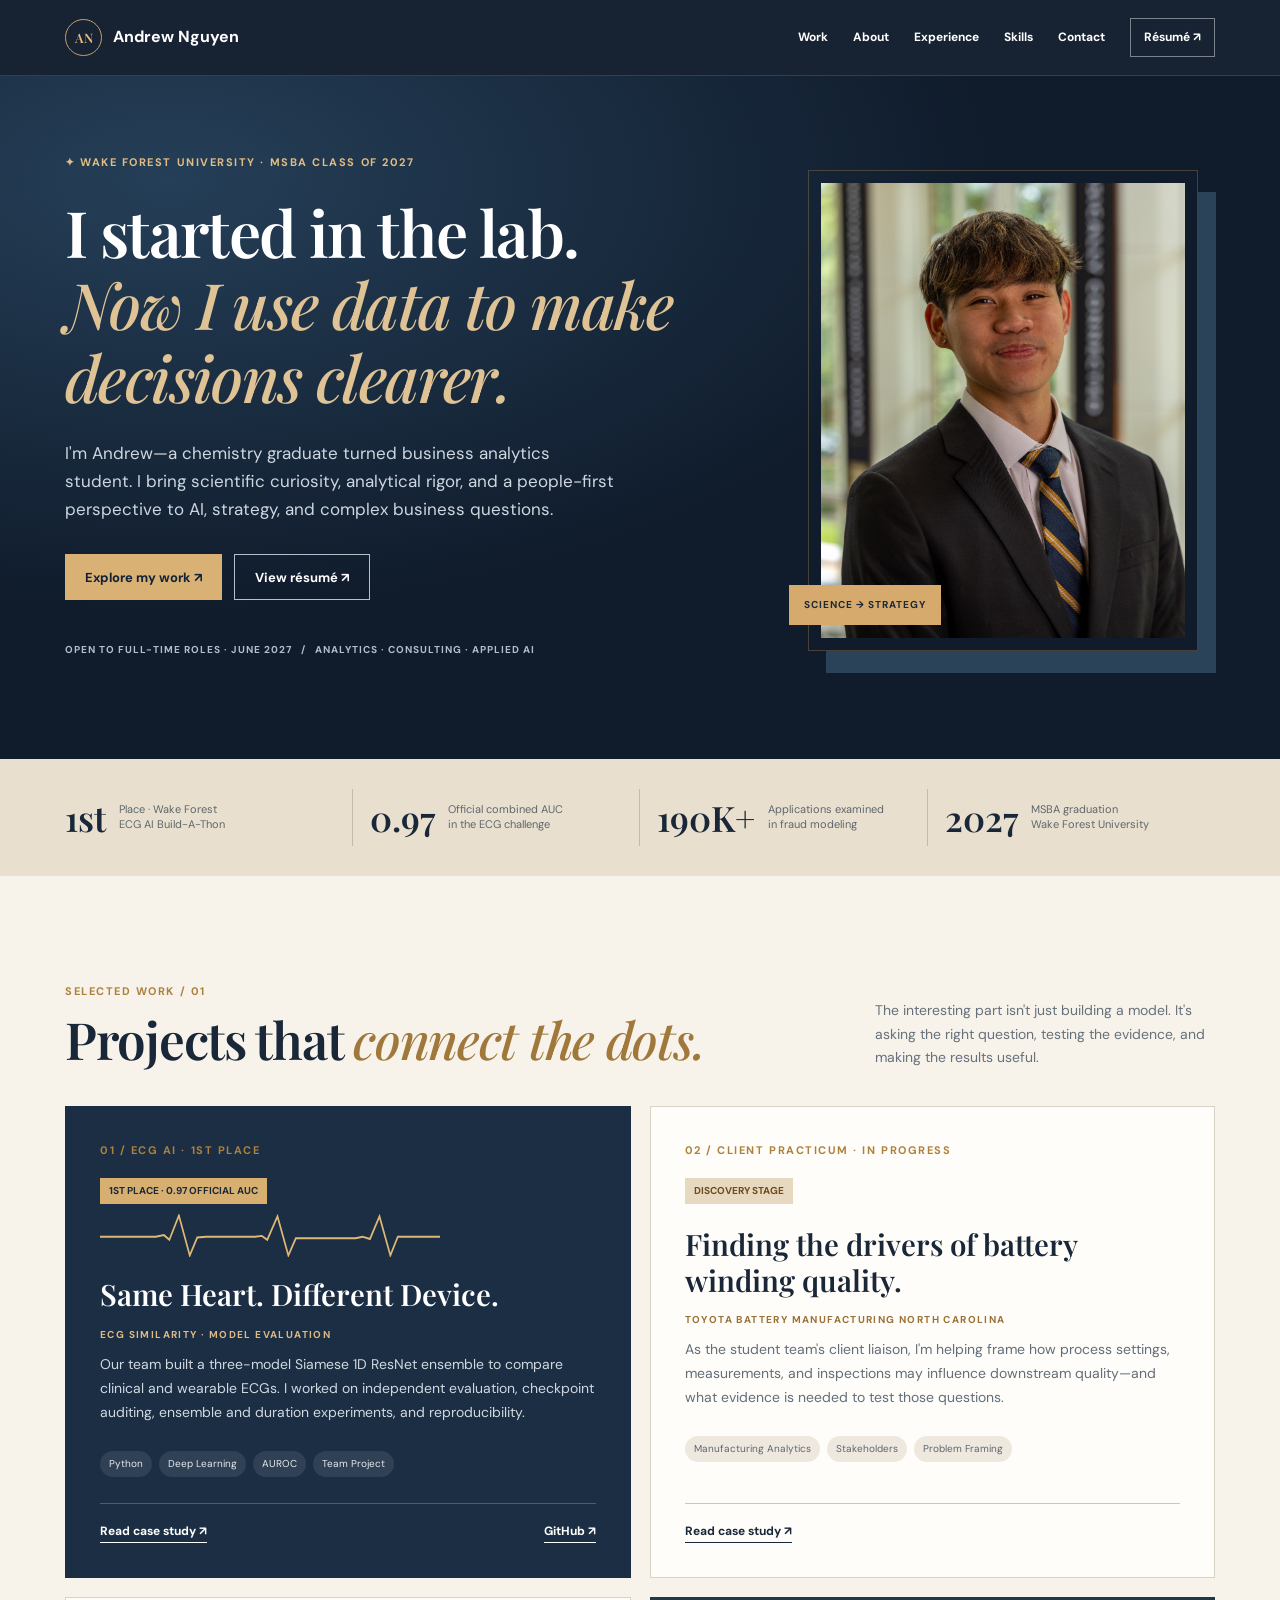
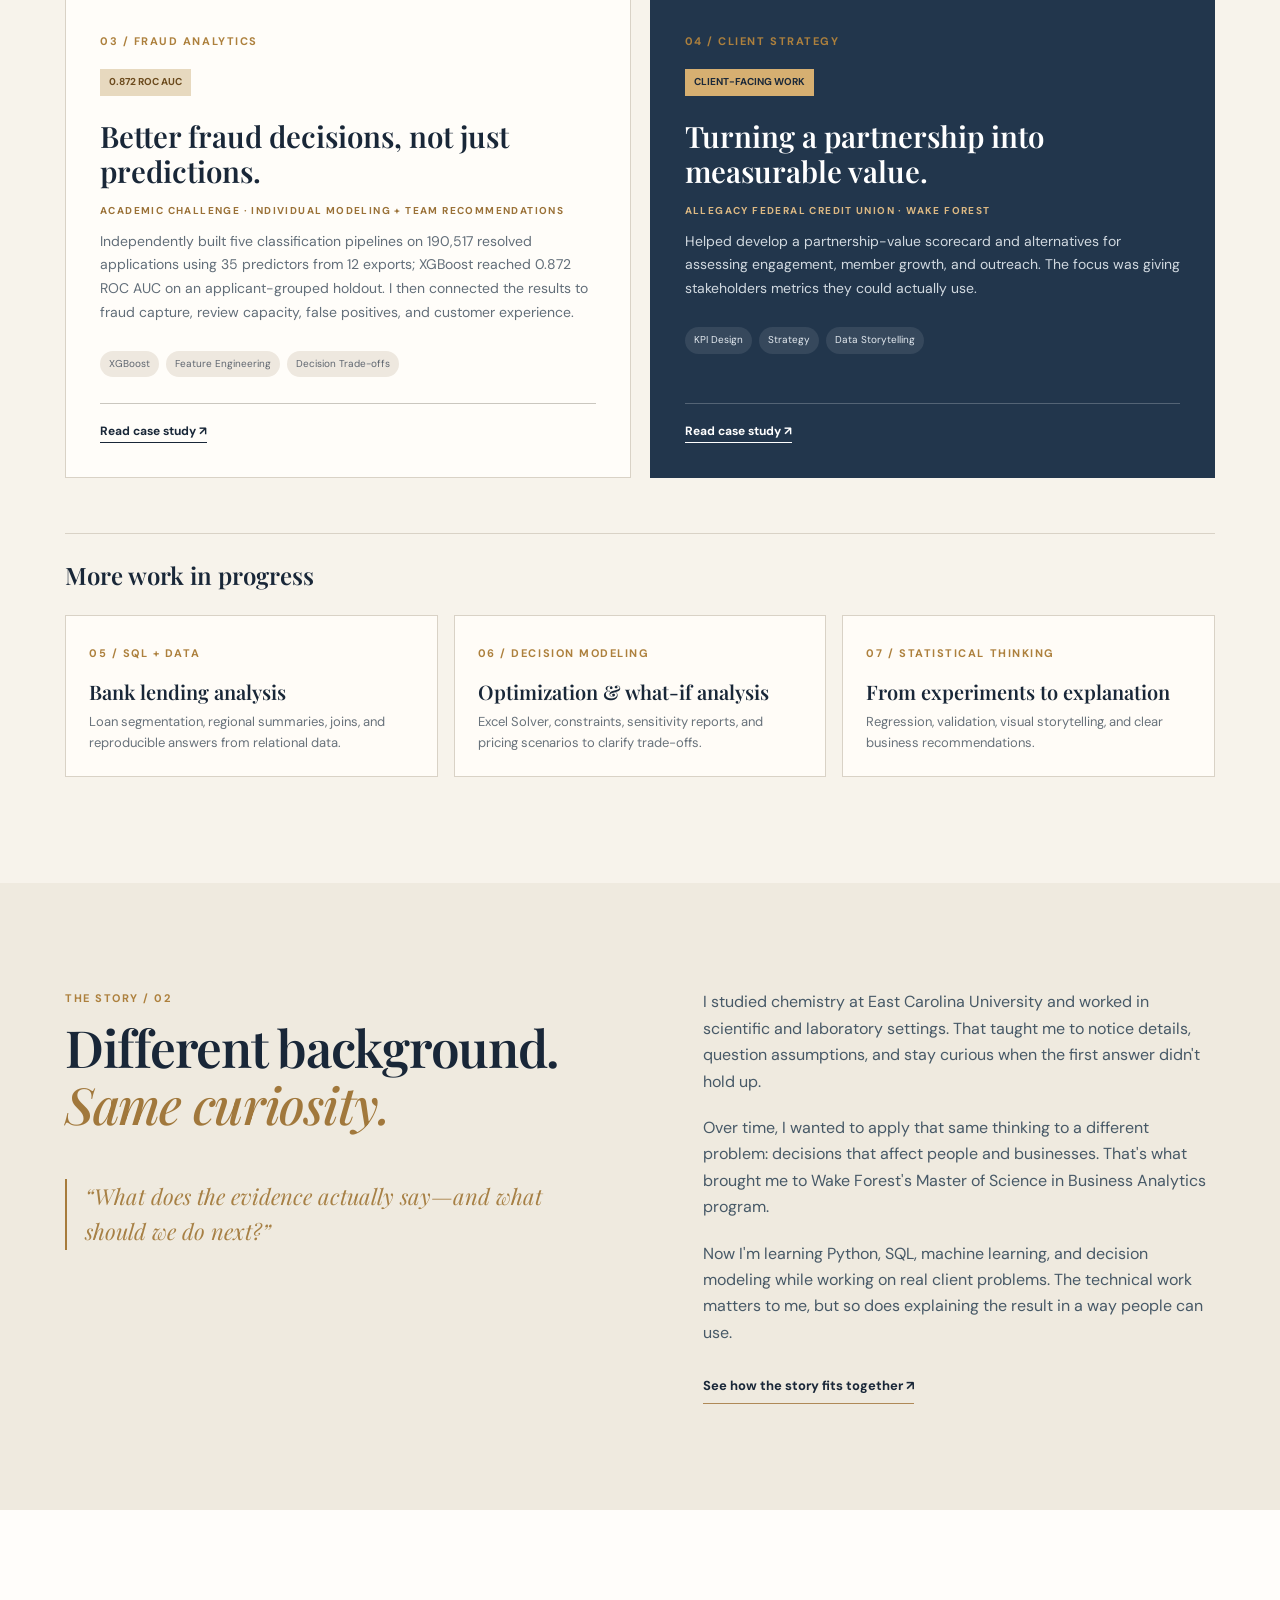
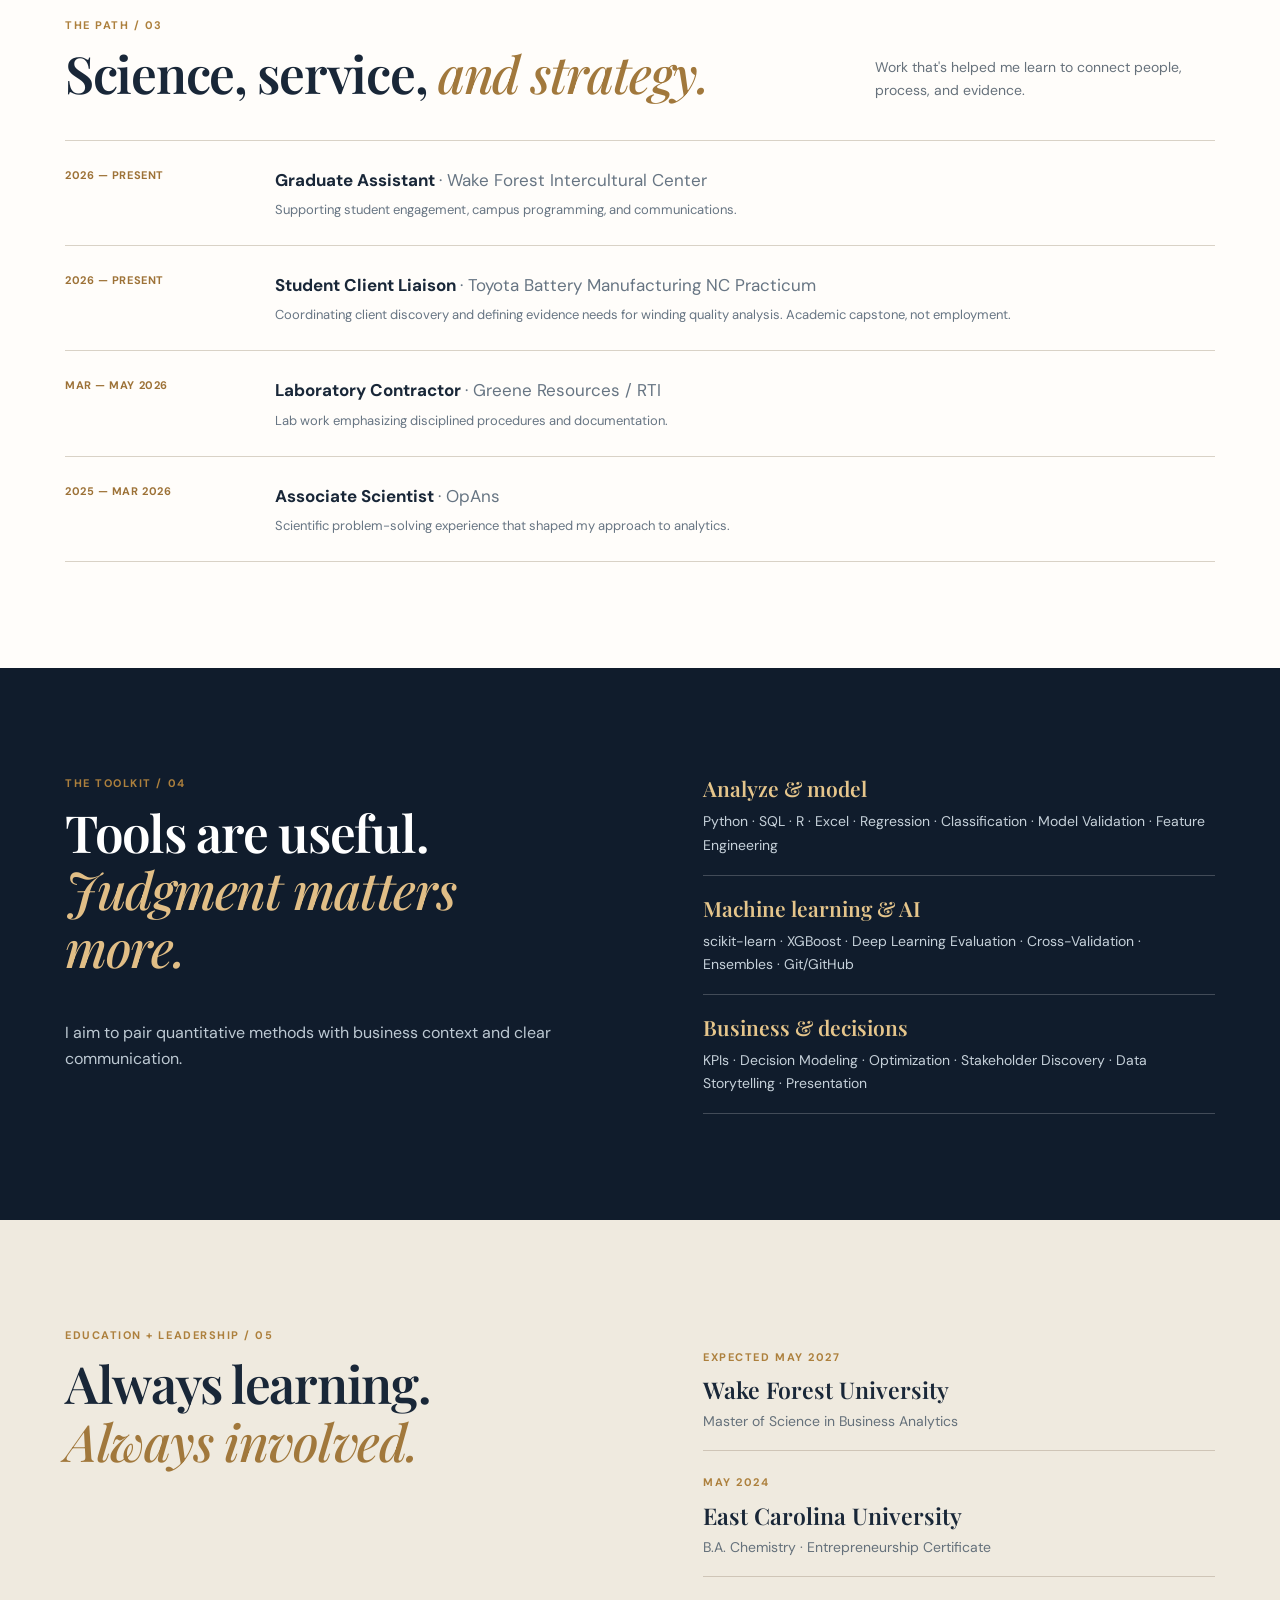
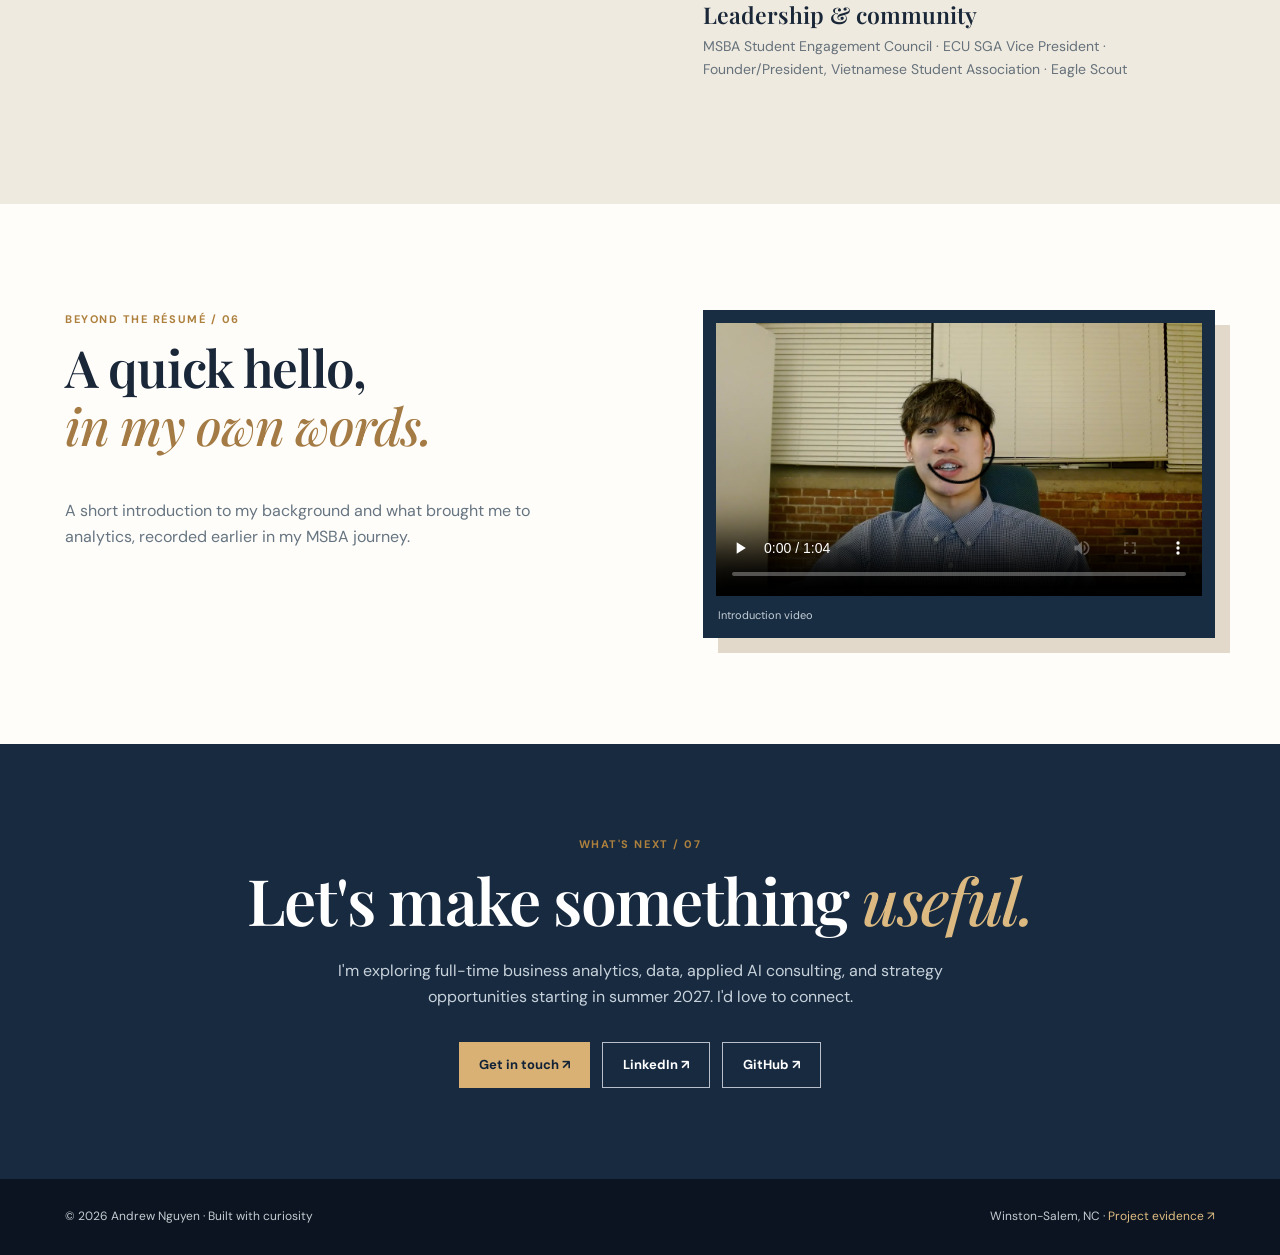
<file: index.html>
<!doctype html><html lang="en"><head><meta charset="utf-8"><meta name="viewport" content="width=device-width,initial-scale=1"><meta name="theme-color" content="#101c2c"><meta name="description" content="Andrew Nguyen, Wake Forest MSBA '27. A chemistry-to-analytics story featuring award-winning ECG AI, fraud modeling, and Toyota and Allegacy client projects."><meta property="og:title" content="Andrew Nguyen | Business Analytics & Applied AI"><meta property="og:description" content="Andrew Nguyen, Wake Forest MSBA '27. A chemistry-to-analytics story featuring award-winning ECG AI, fraud modeling, and Toyota and Allegacy client projects."><title>Andrew Nguyen | Business Analytics & Applied AI</title><link rel="preconnect" href="https://fonts.googleapis.com"><link href="https://fonts.googleapis.com/css2?family=DM+Sans:wght@400;500;600;700&family=Playfair+Display:wght@500;600;700&display=swap" rel="stylesheet"><link rel="stylesheet" href="styles.css?v=20261116"><script defer src="assets/vendor/hls-1.7.0.min.js"></script><script defer src="script.js?v=20261116"></script></head><body id="top"><a class="skip" href="#main">Skip to content</a><header class="header"><div class="wrap header-in"><a class="brand" href="#top"><b>AN</b>Andrew Nguyen</a><button class="hamburger" aria-controls="nav" aria-expanded="false" aria-label="Open menu" id="menu"><i></i><i></i><i></i></button><nav id="nav" class="nav"><a href="#work">Work</a><a href="#about">About</a><a href="#experience">Experience</a><a href="#skills">Skills</a><a href="#contact">Contact</a><a class="nav-cta" href="resume.html">Résumé ↗</a></nav></div></header><main id="main">
<section class="hero"><div class="wrap hero-grid"><div><p class="eyebrow">✦ WAKE FOREST UNIVERSITY · MSBA CLASS OF 2027</p><h1>I started in the lab.<br><em>Now I use data to make decisions clearer.</em></h1><p class="hero-desc">I'm Andrew—a chemistry graduate turned business analytics student. I bring scientific curiosity, analytical rigor, and a people-first perspective to AI, strategy, and complex business questions.</p><div class="buttons"><a class="btn gold" href="#work">Explore my work ↗</a><a class="btn outline" href="resume.html">View résumé ↗</a></div><p class="hero-meta">OPEN TO FULL-TIME ROLES · JUNE 2027 &nbsp; / &nbsp; ANALYTICS · CONSULTING · APPLIED AI</p></div><div class="portrait"><img src="assets/andrew-nguyen-professional.jpg" alt="Professional portrait of Andrew Nguyen" fetchpriority="high"><span>SCIENCE → STRATEGY</span></div></div></section>
<div class="metrics"><div class="wrap metric-grid"><div><strong>1st</strong><span>Place · Wake Forest<br>ECG AI Build-A-Thon</span></div><div><strong>0.97</strong><span>Official combined AUC<br>in the ECG challenge</span></div><div><strong>190K+</strong><span>Applications examined<br>in fraud modeling</span></div><div><strong>2027</strong><span>MSBA graduation<br>Wake Forest University</span></div></div></div>
<section id="work" class="section"><div class="wrap"><div class="section-head"><div><p class="label">SELECTED WORK / 01</p><h2>Projects that <em>connect the dots.</em></h2></div><p>The interesting part isn't just building a model. It's asking the right question, testing the evidence, and making the results useful.</p></div><div class="cards"><article class="project featured"><span class="p-no">01 / ECG AI · 1ST PLACE</span><span class="p-badge">1ST PLACE · 0.97 OFFICIAL AUC</span><div class="ecg-line" aria-hidden="true"><svg viewBox="0 0 500 55" preserveAspectRatio="none"><path d="M0 29 H82 l12 -2 8 6 14 -31 16 51 11 -23 13 -1 h72 l10 -1 8 5 15 -30 16 50 11 -22 h88 l10 -2 11 3 14 -29 16 50 11 -24 H500" fill="none" stroke="currentColor" stroke-width="2.5"/></svg></div><h3>Same Heart. Different Device.</h3><p class="p-cat">ECG SIMILARITY · MODEL EVALUATION</p><p>Our team built a three-model Siamese 1D ResNet ensemble to compare clinical and wearable ECGs. I worked on independent evaluation, checkpoint auditing, ensemble and duration experiments, and reproducibility.</p><div class="tags"><span>Python</span><span>Deep Learning</span><span>AUROC</span><span>Team Project</span></div><div class="p-footer"><a href="project-evidence.html#ecg">Read case study ↗</a><a href="https://github.com/nguyenand18/andrew-nguyen-portfolio/blob/main/docs/ecg-ai-buildathon.md" target="_blank" rel="noopener noreferrer">GitHub ↗</a></div></article><article class="project light"><span class="p-no">02 / CLIENT PRACTICUM · IN PROGRESS</span><span class="p-badge">DISCOVERY STAGE</span><h3>Finding the drivers of battery winding quality.</h3><p class="p-cat">TOYOTA BATTERY MANUFACTURING NORTH CAROLINA</p><p>As the student team's client liaison, I'm helping frame how process settings, measurements, and inspections may influence downstream quality—and what evidence is needed to test those questions.</p><div class="tags"><span>Manufacturing Analytics</span><span>Stakeholders</span><span>Problem Framing</span></div><div class="p-footer"><a href="project-evidence.html#toyota">Read case study ↗</a></div></article><article class="project light"><span class="p-no">03 / FRAUD ANALYTICS</span><span class="p-badge">0.872 ROC AUC</span><h3>Better fraud decisions, not just predictions.</h3><p class="p-cat">ACADEMIC CHALLENGE · INDIVIDUAL MODELING + TEAM RECOMMENDATIONS</p><p>Independently built five classification pipelines on 190,517 resolved applications using 35 predictors from 12 exports; XGBoost reached 0.872 ROC AUC on an applicant-grouped holdout. I then connected the results to fraud capture, review capacity, false positives, and customer experience.</p><div class="tags"><span>XGBoost</span><span>Feature Engineering</span><span>Decision Trade-offs</span></div><div class="p-footer"><a href="project-evidence.html#fraud">Read case study ↗</a></div></article><article class="project dark"><span class="p-no">04 / CLIENT STRATEGY</span><span class="p-badge">CLIENT-FACING WORK</span><h3>Turning a partnership into measurable value.</h3><p class="p-cat">ALLEGACY FEDERAL CREDIT UNION · WAKE FOREST</p><p>Helped develop a partnership-value scorecard and alternatives for assessing engagement, member growth, and outreach. The focus was giving stakeholders metrics they could actually use.</p><div class="tags"><span>KPI Design</span><span>Strategy</span><span>Data Storytelling</span></div><div class="p-footer"><a href="project-evidence.html#allegacy">Read case study ↗</a></div></article></div><div class="more"><h3>More work in progress</h3><div class="more-grid"><article><small>05 / SQL + DATA</small><h4>Bank lending analysis</h4><p>Loan segmentation, regional summaries, joins, and reproducible answers from relational data.</p></article><article><small>06 / DECISION MODELING</small><h4>Optimization &amp; what-if analysis</h4><p>Excel Solver, constraints, sensitivity reports, and pricing scenarios to clarify trade-offs.</p></article><article><small>07 / STATISTICAL THINKING</small><h4>From experiments to explanation</h4><p>Regression, validation, visual storytelling, and clear business recommendations.</p></article></div></div></div></section>
<section id="about" class="section about"><div class="wrap two-col"><div><p class="label">THE STORY / 02</p><h2>Different background.<br><em>Same curiosity.</em></h2><blockquote>“What does the evidence actually say—and what should we do next?”</blockquote></div><div class="prose"><p>I studied chemistry at East Carolina University and worked in scientific and laboratory settings. That taught me to notice details, question assumptions, and stay curious when the first answer didn't hold up.</p><p>Over time, I wanted to apply that same thinking to a different problem: decisions that affect people and businesses. That's what brought me to Wake Forest's Master of Science in Business Analytics program.</p><p>Now I'm learning Python, SQL, machine learning, and decision modeling while working on real client problems. The technical work matters to me, but so does explaining the result in a way people can use.</p><a class="text-link" href="resume.html">See how the story fits together ↗</a></div></div></section>
<section id="experience" class="section experience"><div class="wrap"><div class="section-head"><div><p class="label">THE PATH / 03</p><h2>Science, service, <em>and strategy.</em></h2></div><p>Work that's helped me learn to connect people, process, and evidence.</p></div><div class="exp-list"><div><time>2026 — PRESENT</time><section><h3>Graduate Assistant <span>· Wake Forest Intercultural Center</span></h3><p>Supporting student engagement, campus programming, and communications.</p></section></div><div><time>2026 — PRESENT</time><section><h3>Student Client Liaison <span>· Toyota Battery Manufacturing NC Practicum</span></h3><p>Coordinating client discovery and defining evidence needs for winding quality analysis. Academic capstone, not employment.</p></section></div><div><time>MAR — MAY 2026</time><section><h3>Laboratory Contractor <span>· Greene Resources / RTI</span></h3><p>Lab work emphasizing disciplined procedures and documentation.</p></section></div><div><time>2025 — MAR 2026</time><section><h3>Associate Scientist <span>· OpAns</span></h3><p>Scientific problem-solving experience that shaped my approach to analytics.</p></section></div></div></div></section>
<section id="skills" class="section skills"><div class="wrap two-col"><div><p class="label">THE TOOLKIT / 04</p><h2>Tools are useful.<br><em>Judgment matters more.</em></h2><p>I aim to pair quantitative methods with business context and clear communication.</p></div><div class="skill-stack"><article><h3>Analyze &amp; model</h3><p>Python · SQL · R · Excel · Regression · Classification · Model Validation · Feature Engineering</p></article><article><h3>Machine learning &amp; AI</h3><p>scikit-learn · XGBoost · Deep Learning Evaluation · Cross-Validation · Ensembles · Git/GitHub</p></article><article><h3>Business &amp; decisions</h3><p>KPIs · Decision Modeling · Optimization · Stakeholder Discovery · Data Storytelling · Presentation</p></article></div></div></section>
<section class="section education"><div class="wrap two-col"><div><p class="label">EDUCATION + LEADERSHIP / 05</p><h2>Always learning.<br><em>Always involved.</em></h2></div><div class="education-stack"><article><small>EXPECTED MAY 2027</small><h3>Wake Forest University</h3><p>Master of Science in Business Analytics</p></article><article><small>MAY 2024</small><h3>East Carolina University</h3><p>B.A. Chemistry · Entrepreneurship Certificate</p></article><article><h3>Leadership &amp; community</h3><p>MSBA Student Engagement Council · ECU SGA Vice President · Founder/President, Vietnamese Student Association · Eagle Scout</p></article></div></div></section>
<section class="section video"><div class="wrap two-col"><div><p class="label">BEYOND THE RÉSUMÉ / 06</p><h2>A quick hello,<br><em>in my own words.</em></h2><p>A short introduction to my background and what brought me to analytics, recorded earlier in my MSBA journey.</p></div><div class="video-box"><video id="intro-video" preload="none" playsinline controls poster="assets/andrew-introduction-poster.jpg" aria-label="Andrew Nguyen introduction video"></video><small>Introduction video</small></div></div></section>
<section id="contact" class="contact"><div class="wrap"><p class="label">WHAT'S NEXT / 07</p><h2>Let's make something <em>useful.</em></h2><p>I'm exploring full-time business analytics, data, applied AI consulting, and strategy opportunities starting in summer 2027. I'd love to connect.</p><div class="buttons center"><a class="btn gold" href="mailto:nguyaj26@wfu.edu">Get in touch ↗</a><a class="btn outline" href="https://www.linkedin.com/in/andrew-nguyen-wfu" target="_blank" rel="noopener noreferrer">LinkedIn ↗</a><a class="btn outline" href="https://github.com/nguyenand18" target="_blank" rel="noopener noreferrer">GitHub ↗</a></div></div></section></main><footer><div class="wrap footer-in"><span>© <span id="year">2026</span> Andrew Nguyen · Built with curiosity</span><span>Winston-Salem, NC · <a href="project-evidence.html">Project evidence ↗</a></span></div></footer></body></html>
</file>
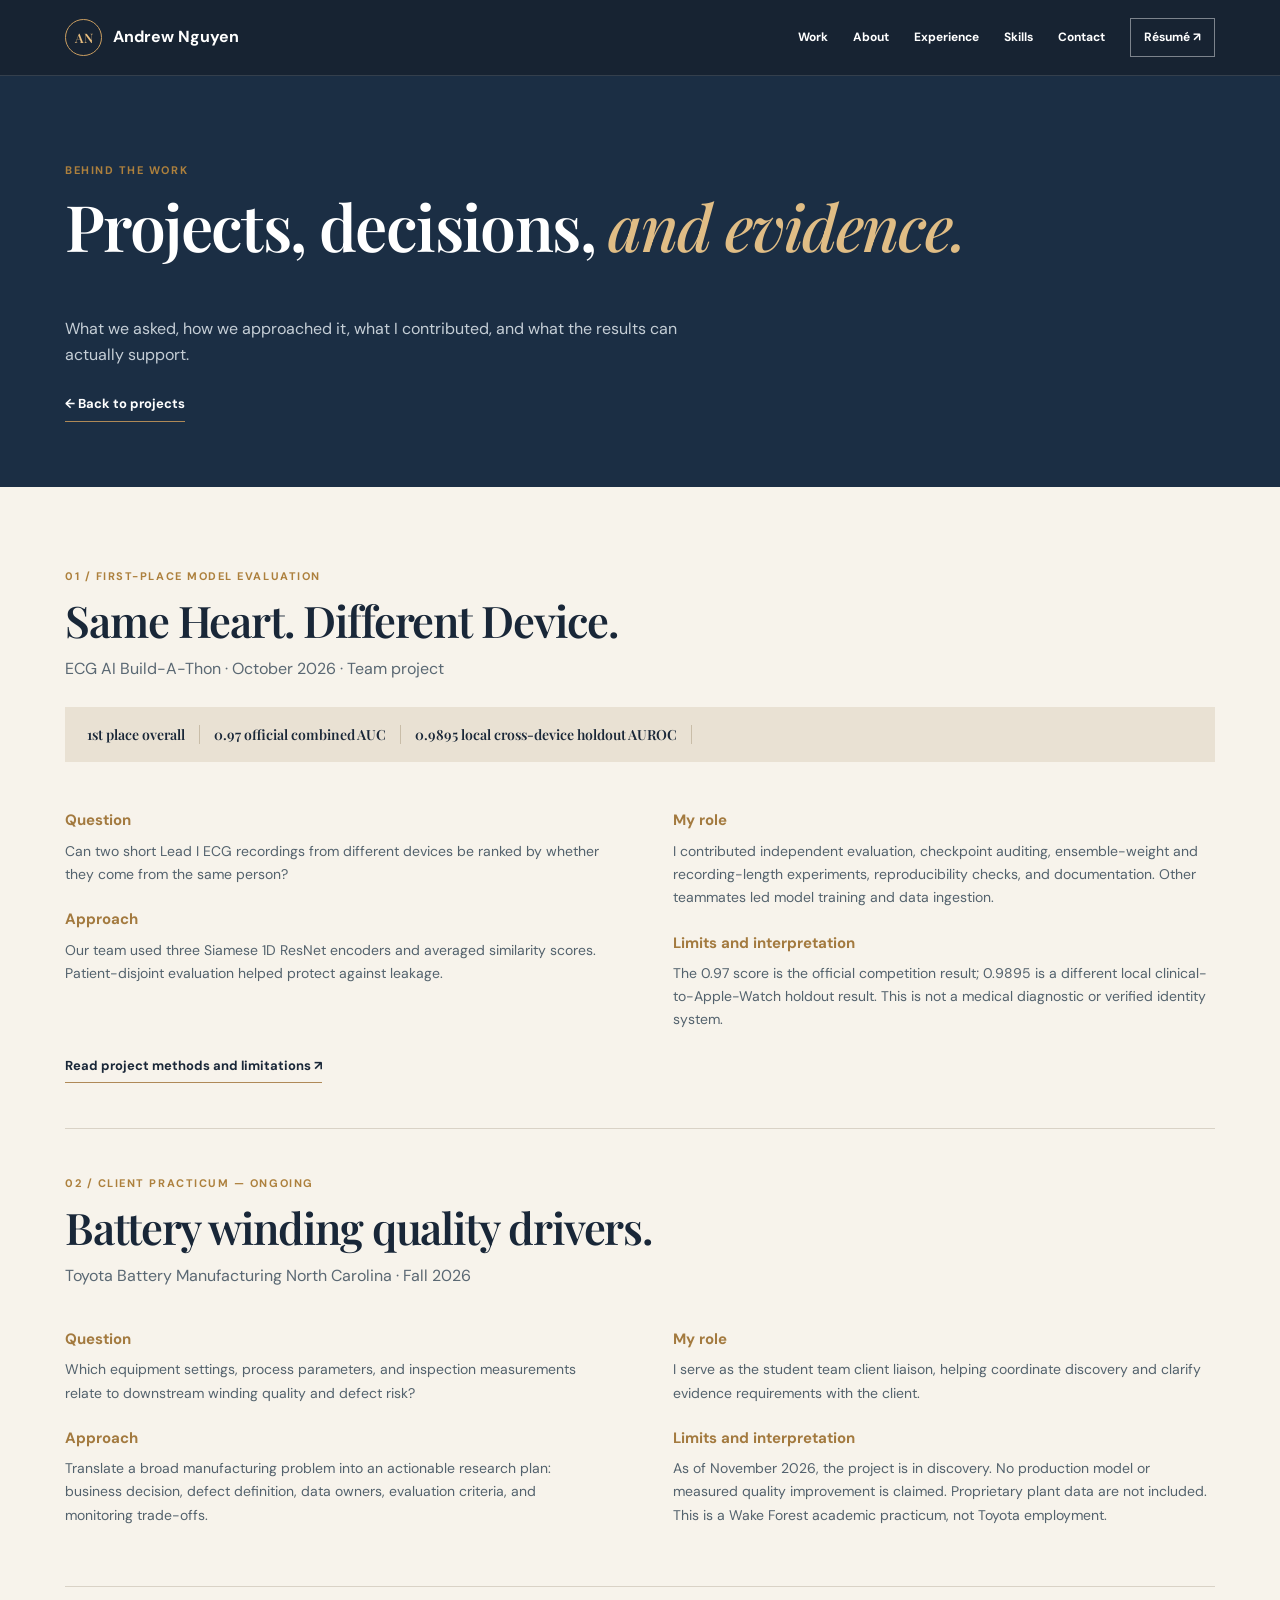
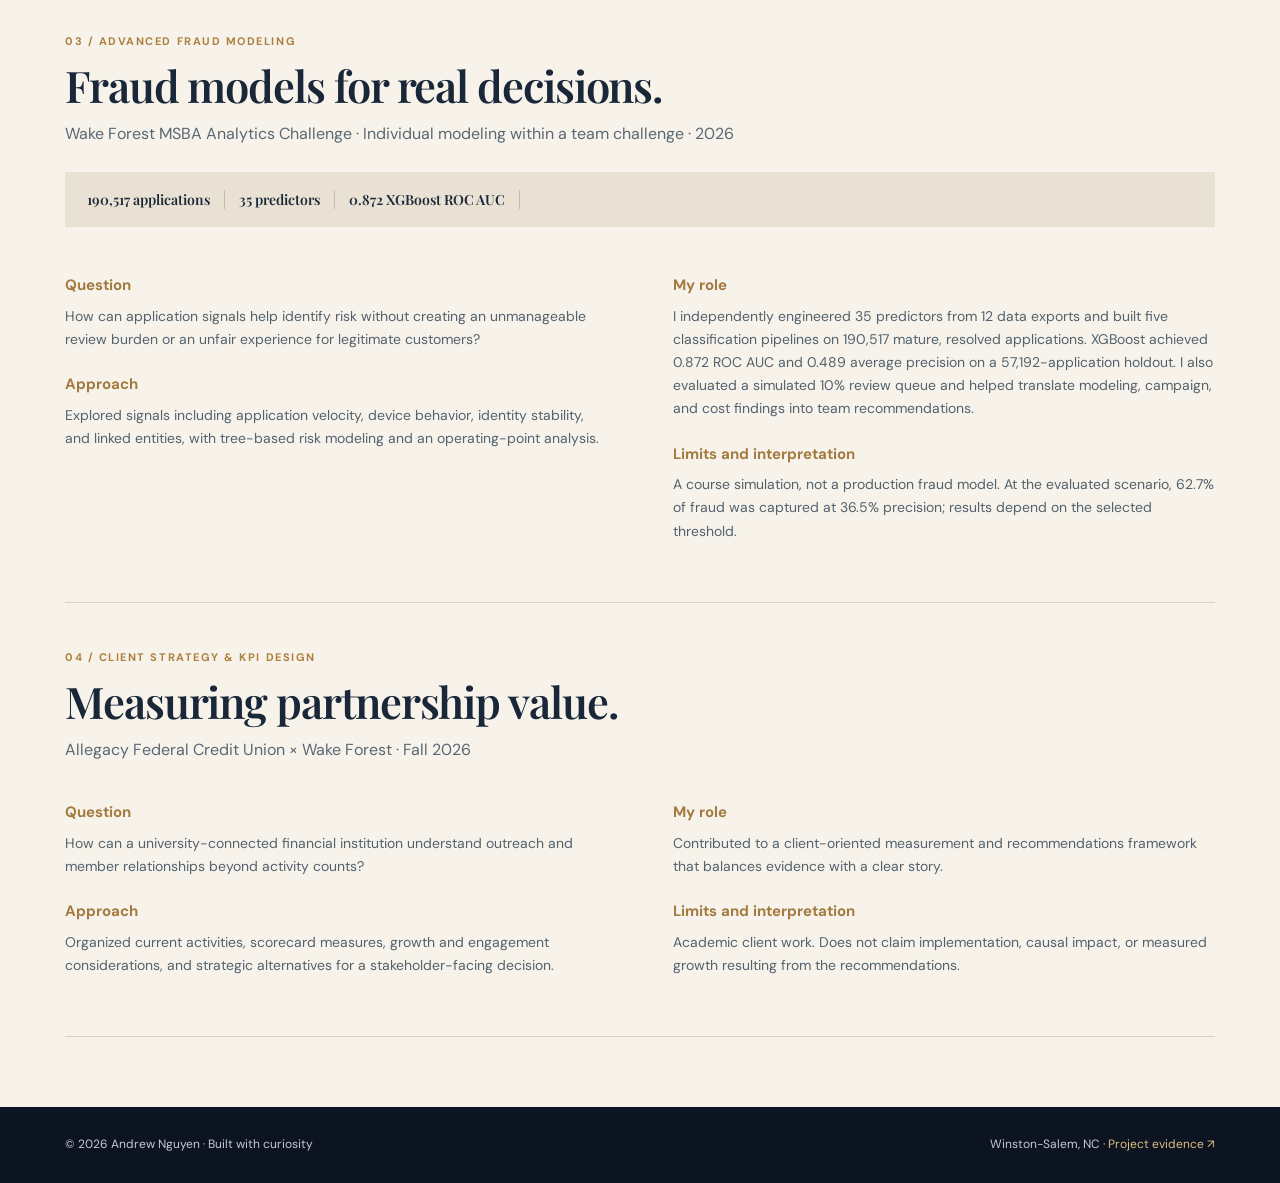
<file: project-evidence.html>
<!doctype html><html lang="en"><head><meta charset="utf-8"><meta name="viewport" content="width=device-width,initial-scale=1"><meta name="theme-color" content="#101c2c"><meta name="description" content="Project methods, outcomes, team contributions, and limitations behind Andrew Nguyen's analytics case studies."><meta property="og:title" content="Project Evidence | Andrew Nguyen"><meta property="og:description" content="Project methods, outcomes, team contributions, and limitations behind Andrew Nguyen's analytics case studies."><title>Project Evidence | Andrew Nguyen</title><link rel="preconnect" href="https://fonts.googleapis.com"><link href="https://fonts.googleapis.com/css2?family=DM+Sans:wght@400;500;600;700&family=Playfair+Display:wght@500;600;700&display=swap" rel="stylesheet"><link rel="stylesheet" href="styles.css?v=20261116"><script defer src="script.js?v=20261116"></script></head><body><a class="skip" href="#main">Skip to content</a><header class="header"><div class="wrap header-in"><a class="brand" href="index.html"><b>AN</b>Andrew Nguyen</a><button class="hamburger" aria-controls="nav" aria-expanded="false" aria-label="Open menu" id="menu"><i></i><i></i><i></i></button><nav id="nav" class="nav"><a href="index.html#work">Work</a><a href="index.html#about">About</a><a href="index.html#experience">Experience</a><a href="index.html#skills">Skills</a><a href="index.html#contact">Contact</a><a class="nav-cta" href="resume.html">Résumé ↗</a></nav></div></header><main id="main"><section class="subhero"><div class="wrap"><p class="label">BEHIND THE WORK</p><h1>Projects, decisions, <em>and evidence.</em></h1><p>What we asked, how we approached it, what I contributed, and what the results can actually support.</p><a class="text-link" href="index.html#work">← Back to projects</a></div></section><div class="wrap cases"><article class="case" id="ecg"><p class="label">01 / FIRST-PLACE MODEL EVALUATION</p><h2>Same Heart. Different Device.</h2><p class="case-intro">ECG AI Build-A-Thon · October 2026 · Team project</p><div class="facts"><span>1st place overall</span><span>0.97 official combined AUC</span><span>0.9895 local cross-device holdout AUROC</span></div><div class="case-grid"><div><h3>Question</h3><p>Can two short Lead I ECG recordings from different devices be ranked by whether they come from the same person?</p><h3>Approach</h3><p>Our team used three Siamese 1D ResNet encoders and averaged similarity scores. Patient-disjoint evaluation helped protect against leakage.</p></div><div><h3>My role</h3><p>I contributed independent evaluation, checkpoint auditing, ensemble-weight and recording-length experiments, reproducibility checks, and documentation. Other teammates led model training and data ingestion.</p><h3>Limits and interpretation</h3><p>The 0.97 score is the official competition result; 0.9895 is a different local clinical-to-Apple-Watch holdout result. This is not a medical diagnostic or verified identity system.</p></div></div><a class="text-link" href="https://github.com/nguyenand18/andrew-nguyen-portfolio/blob/main/docs/ecg-ai-buildathon.md" target="_blank" rel="noopener noreferrer">Read project methods and limitations ↗</a></article><article class="case" id="toyota"><p class="label">02 / CLIENT PRACTICUM — ONGOING</p><h2>Battery winding quality drivers.</h2><p class="case-intro">Toyota Battery Manufacturing North Carolina · Fall 2026</p><div class="case-grid"><div><h3>Question</h3><p>Which equipment settings, process parameters, and inspection measurements relate to downstream winding quality and defect risk?</p><h3>Approach</h3><p>Translate a broad manufacturing problem into an actionable research plan: business decision, defect definition, data owners, evaluation criteria, and monitoring trade-offs.</p></div><div><h3>My role</h3><p>I serve as the student team client liaison, helping coordinate discovery and clarify evidence requirements with the client.</p><h3>Limits and interpretation</h3><p>As of November 2026, the project is in discovery. No production model or measured quality improvement is claimed. Proprietary plant data are not included. This is a Wake Forest academic practicum, not Toyota employment.</p></div></div></article><article class="case" id="fraud"><p class="label">03 / ADVANCED FRAUD MODELING</p><h2>Fraud models for real decisions.</h2><p class="case-intro">Wake Forest MSBA Analytics Challenge · Individual modeling within a team challenge · 2026</p><div class="facts"><span>190,517 applications</span><span>35 predictors</span><span>0.872 XGBoost ROC AUC</span></div><div class="case-grid"><div><h3>Question</h3><p>How can application signals help identify risk without creating an unmanageable review burden or an unfair experience for legitimate customers?</p><h3>Approach</h3><p>Explored signals including application velocity, device behavior, identity stability, and linked entities, with tree-based risk modeling and an operating-point analysis.</p></div><div><h3>My role</h3><p>I independently engineered 35 predictors from 12 data exports and built five classification pipelines on 190,517 mature, resolved applications. XGBoost achieved 0.872 ROC AUC and 0.489 average precision on a 57,192-application holdout. I also evaluated a simulated 10% review queue and helped translate modeling, campaign, and cost findings into team recommendations.</p><h3>Limits and interpretation</h3><p>A course simulation, not a production fraud model. At the evaluated scenario, 62.7% of fraud was captured at 36.5% precision; results depend on the selected threshold.</p></div></div></article><article class="case" id="allegacy"><p class="label">04 / CLIENT STRATEGY & KPI DESIGN</p><h2>Measuring partnership value.</h2><p class="case-intro">Allegacy Federal Credit Union × Wake Forest · Fall 2026</p><div class="case-grid"><div><h3>Question</h3><p>How can a university-connected financial institution understand outreach and member relationships beyond activity counts?</p><h3>Approach</h3><p>Organized current activities, scorecard measures, growth and engagement considerations, and strategic alternatives for a stakeholder-facing decision.</p></div><div><h3>My role</h3><p>Contributed to a client-oriented measurement and recommendations framework that balances evidence with a clear story.</p><h3>Limits and interpretation</h3><p>Academic client work. Does not claim implementation, causal impact, or measured growth resulting from the recommendations.</p></div></div></article></div></main><footer><div class="wrap footer-in"><span>© <span id="year">2026</span> Andrew Nguyen · Built with curiosity</span><span>Winston-Salem, NC · <a href="project-evidence.html">Project evidence ↗</a></span></div></footer></body></html>
</file>
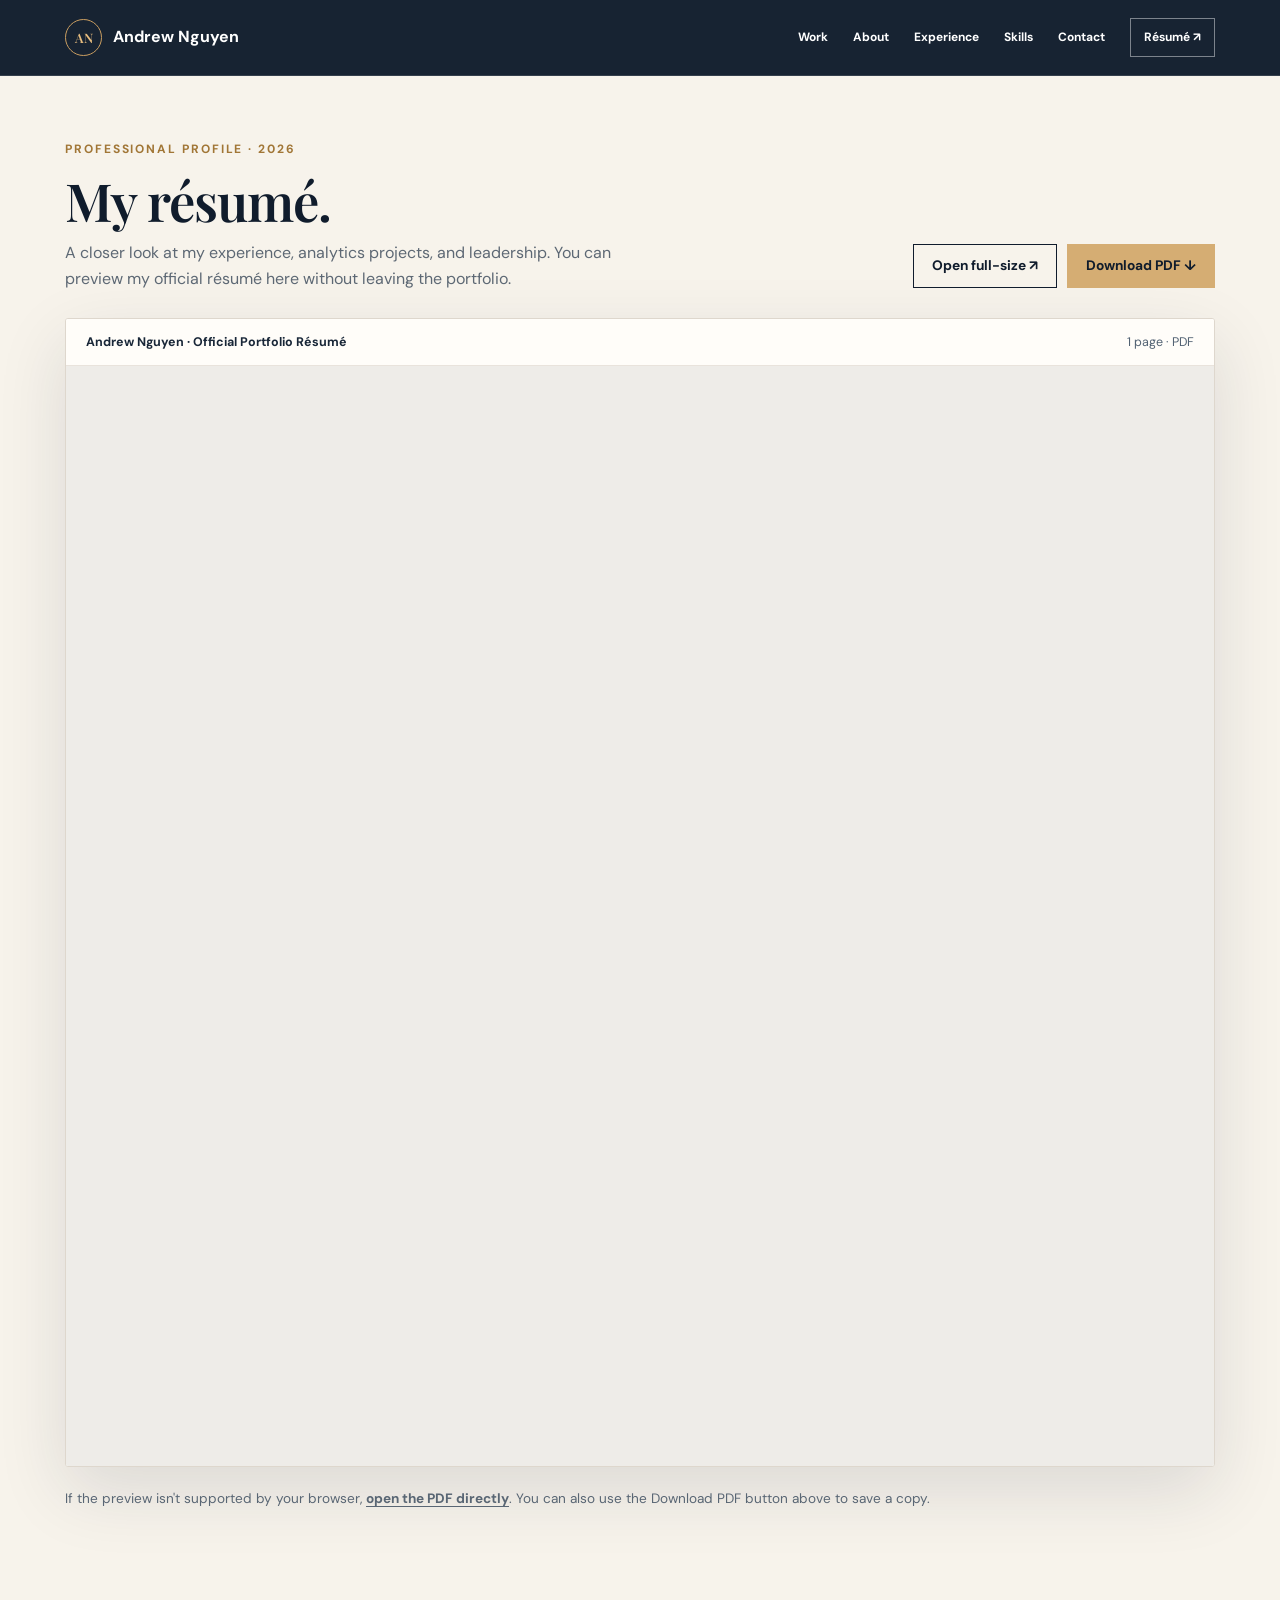
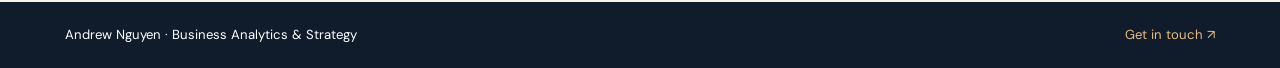
<file: resume.html>
<!doctype html>
<html lang="en">
<head>
  <meta charset="utf-8">
  <meta name="viewport" content="width=device-width, initial-scale=1">
  <meta name="theme-color" content="#101c2c">
  <meta name="description" content="Preview and download Andrew Nguyen's official business analytics portfolio résumé.">
  <title>Résumé | Andrew Nguyen</title>
  <link rel="preconnect" href="https://fonts.googleapis.com">
  <link href="https://fonts.googleapis.com/css2?family=DM+Sans:wght@400;500;600;700&family=Playfair+Display:wght@500;600;700&display=swap" rel="stylesheet">
  <link rel="stylesheet" href="styles.css?v=20261116">
  <script defer src="script.js?v=20261116"></script>
  <style>
    .resume-site-main { background: #f7f3eb; min-height: calc(100vh - 76px); padding: clamp(34px,5vw,64px) 0 92px; }
    .resume-site-top { display: flex; justify-content: space-between; align-items: flex-end; gap: 22px; flex-wrap: wrap; margin-bottom: 26px; }
    .resume-site-kicker { color:#a17636; font-size: .75rem; text-transform:uppercase; letter-spacing:.16em; font-weight:700; margin:0 0 12px; }
    .resume-site-title { color:#101c2c; font-size:clamp(2.15rem,4.1vw,3.5rem); line-height:1.08; margin:0 0 12px; }
    .resume-site-subtitle { color:#5d6874; max-width:590px; margin:0; line-height:1.6; }
    .resume-site-actions { display:flex; flex-wrap:wrap; gap:10px; align-items:center; padding-bottom:4px; }
    .resume-site-action { display:inline-flex; justify-content:center; align-items:center; gap:8px; padding:12px 18px; border:1px solid #101c2c; font-size:.86rem; font-weight:700; line-height:1.25; text-align:center; transition: background .15s ease, color .15s ease; }
    .resume-site-action-primary { color:#101c2c; background:#d5ad73; border-color:#d5ad73; }
    .resume-site-action-primary:hover { background:#b78944; border-color:#b78944; color:#101c2c; }
    .resume-site-action-secondary { background:transparent; color:#101c2c; }
    .resume-site-action-secondary:hover { background:#101c2c; color:#fff; }
    .resume-site-paper { border:1px solid #ded7cd; background:#fff; box-shadow:0 24px 70px rgba(21,36,54,.12); overflow:hidden; border-radius:3px; }
    .resume-site-paper-bar { display:flex; justify-content:space-between; align-items:center; gap:16px; padding:13px 20px; border-bottom:1px solid #e9e3dc; background:#fffdf9; color:#526273; font-size:.78rem; }
    .resume-site-paper-bar strong { font-weight:700; color:#192738; }
    .resume-site-embed { display:block; width:100%; height:1100px; border:0; background:#eeece8; }
    .resume-site-bottom { margin:20px 0 0; color:#596674; font-size:.85rem; line-height:1.7; }
    .resume-site-bottom a { text-decoration:underline; text-underline-offset:3px; font-weight:700; }
    .resume-site-foot { background:#101c2c; color:#fff; padding:22px 0; font-size:.82rem; }
    .resume-site-foot .wrap { display:flex; justify-content:space-between; align-items:center; gap:16px; flex-wrap:wrap; }
    .resume-site-foot a { color:#e7bd7f; }
    @media (max-width:760px) {
      .resume-site-main { padding-top:30px; padding-bottom:44px; }
      .resume-site-top { display:block; }
      .resume-site-actions { margin-top:20px; }
      .resume-site-action { flex:1 1 145px; }
      .resume-site-paper-bar { padding:12px 14px; font-size:.74rem; }
      .resume-site-embed { height: min(84vh, 820px); min-height:570px; }
    }
  </style>
</head>
<body id="top">
  <a class="skip" href="#main">Skip to main content</a>
  <header class="header">
    <div class="wrap header-in">
      <a class="brand" href="index.html#top" aria-label="Andrew Nguyen — home"><b>AN</b>Andrew Nguyen</a>
      <button class="hamburger" aria-controls="nav" aria-expanded="false" aria-label="Open menu" id="menu"><i></i><i></i><i></i></button>
      <nav id="nav" class="nav" aria-label="Main navigation">
        <a href="index.html#work">Work</a>
        <a href="index.html#about">About</a>
        <a href="index.html#experience">Experience</a>
        <a href="index.html#skills">Skills</a>
        <a href="index.html#contact">Contact</a>
        <a class="nav-cta" href="resume.html" aria-current="page">Résumé ↗</a>
      </nav>
    </div>
  </header>
  <main id="main" class="resume-site-main">
    <div class="wrap">
      <div class="resume-site-top">
        <div>
          <p class="resume-site-kicker">Professional profile · 2026</p>
          <h1 class="resume-site-title">My résumé.</h1>
          <p class="resume-site-subtitle">A closer look at my experience, analytics projects, and leadership. You can preview my official résumé here without leaving the portfolio.</p>
        </div>
        <div class="resume-site-actions" aria-label="Résumé actions">
          <a class="resume-site-action resume-site-action-secondary" href="assets/Andrew_Nguyen_Resume.pdf" target="_blank" rel="noopener noreferrer">Open full-size ↗</a>
          <a class="resume-site-action resume-site-action-primary" href="assets/Andrew_Nguyen_Resume.pdf" download="Andrew_Nguyen_Official_Portfolio_Resume.pdf">Download PDF ↓</a>
        </div>
      </div>
      <section class="resume-site-paper" aria-label="Official résumé preview">
        <div class="resume-site-paper-bar"><strong>Andrew Nguyen · Official Portfolio Résumé</strong><span>1 page · PDF</span></div>
        <iframe class="resume-site-embed" title="Preview of Andrew Nguyen's official portfolio résumé PDF" src="assets/Andrew_Nguyen_Resume.pdf#view=FitH&amp;navpanes=0">Your browser cannot display the PDF preview. <a href="assets/Andrew_Nguyen_Resume.pdf">Open the résumé</a>.</iframe>
      </section>
      <p class="resume-site-bottom">If the preview isn't supported by your browser, <a href="assets/Andrew_Nguyen_Resume.pdf" target="_blank" rel="noopener noreferrer">open the PDF directly</a>. You can also use the Download PDF button above to save a copy.</p>
    </div>
  </main>
  <footer class="resume-site-foot"><div class="wrap"><span>Andrew Nguyen · Business Analytics &amp; Strategy</span><a href="index.html#contact">Get in touch ↗</a></div></footer>
</body>
</html>
</file>
<file: styles.css>
:root{--n:#101c2c;--n2:#1b2e44;--g:#b78944;--c:#f7f3eb;--w:#fffdf9;--ink:#192738;--muted:#5d6874;--line:#d9d2c6;--sf:"Playfair Display",Georgia,serif;--ss:"DM Sans",Arial,sans-serif}*{box-sizing:border-box}html{scroll-behavior:smooth}body{margin:0;background:var(--c);color:var(--ink);font:16px/1.65 var(--ss)}a{color:inherit;text-decoration:none}a:hover{color:#bb9258}img{display:block;max-width:100%}h1,h2,h3,h4,p{margin-top:0}h1,h2{font-family:var(--sf);font-weight:600;line-height:1.13;letter-spacing:-.025em}h1 em,h2 em{font-weight:500}h2{font-size:clamp(2.3rem,4vw,4rem)}.wrap{width:min(1150px,calc(100% - 46px));margin:auto}.skip{position:absolute;left:10px;top:-80px;background:white;color:black;padding:10px;z-index:200}.skip:focus{top:10px}.header{position:sticky;top:0;height:76px;background:#101c2cf7;color:white;z-index:99;border-bottom:1px solid #ffffff20;backdrop-filter:blur(12px)}.header-in{height:100%;display:flex;align-items:center;justify-content:space-between}.brand{display:flex;align-items:center;gap:11px;font-weight:700}.brand b{width:37px;height:37px;border:1px solid #c99d60;color:#e7bd7f;border-radius:50%;display:grid;place-items:center;font:600 13px var(--sf)}.nav{display:flex;align-items:center;gap:25px;font-weight:700;font-size:12px}.nav-cta{border:1px solid #ffffff70;padding:9px 13px}.hamburger{display:none}.hero{background:radial-gradient(ellipse at 13% 15%,#253f58,transparent 52%),var(--n);color:#fff}.hero-grid{display:grid;grid-template-columns:1.25fr .78fr;gap:8%;align-items:center;min-height:635px;padding:77px 0 90px}.eyebrow,.label,.p-no,.p-cat,.education small,.more small{color:#ad803d;font-size:11px;font-weight:700;letter-spacing:.14em;text-transform:uppercase}.eyebrow{color:#e1bd85;margin-bottom:25px}.hero h1{font-size:clamp(2.8rem,5vw,4.85rem);max-width:720px;margin-bottom:26px}.hero h1 em{color:#dfc395}.hero-desc{color:#ced7e0;font-size:17px;max-width:550px}.hero-meta{margin-top:42px;color:#b1becb;font-size:10px;letter-spacing:.1em;font-weight:700}.buttons{display:flex;gap:12px;flex-wrap:wrap;margin-top:31px}.btn{display:inline-flex;justify-content:center;align-items:center;min-height:46px;padding:11px 20px;font-weight:700;font-size:13px;border:0;cursor:pointer}.btn.gold{background:#d9b174;color:#112237}.btn.gold:hover{background:#eace9c;color:#112237}.btn.outline{border:1px solid #b8bfcb;color:white}.btn.outline:hover{border-color:#e4bd80;color:#e4bd80}.portrait{position:relative;padding:12px;border:1px solid #af895358;box-shadow:18px 22px 0 #2b4359;max-width:390px}.portrait img{width:100%;aspect-ratio:4/5;object-fit:cover;object-position:center 24%}.portrait span{position:absolute;bottom:25px;left:-20px;background:#d5aa6c;color:#1c2936;font-size:10px;letter-spacing:.1em;font-weight:700;padding:12px 15px}.metrics{background:#e8dfcf}.metric-grid{display:grid;grid-template-columns:repeat(4,1fr);padding:30px 0}.metric-grid>div{padding:5px 17px;border-right:1px solid #c5bbac;display:flex;gap:13px;align-items:center}.metric-grid>div:first-child{padding-left:0}.metric-grid>div:last-child{border-right:0}.metric-grid strong{font:600 35px var(--sf)}.metric-grid span{font-size:11px;line-height:1.4;color:#5e676b}.section{padding:106px 0;scroll-margin-top:75px}.section-head{display:flex;justify-content:space-between;align-items:end;gap:35px;margin-bottom:37px}.section-head h2{max-width:690px;margin:0}.section-head>p{max-width:340px;color:#66717b;font-size:14px;margin:0}.section h2 em{color:#a1783c}.cards{display:grid;grid-template-columns:1fr 1fr;gap:19px}.project{min-height:433px;border:1px solid var(--line);background:var(--w);padding:34px;display:flex;flex-direction:column}.project.featured{background:var(--n2);color:white;border-color:var(--n2)}.project.dark{background:#22364c;color:#fff;border-color:#22364c}.p-no{display:block}.p-badge{align-self:flex-start;margin:19px 0 10px;background:#e7d9bf;color:#6c4b1e;padding:5px 9px;font-size:10px;font-weight:700}.featured .p-badge,.dark .p-badge{background:#d6af71;color:#1c2939}.project h3{font:600 clamp(24px,2.3vw,32px)/1.2 var(--sf);margin:12px 0}.project .p-cat{color:#9a7137;font-size:10px;margin:3px 0 10px}.featured .p-cat,.dark .p-cat{color:#ddb983}.project>p:not(.p-cat){font-size:14px;line-height:1.7;color:#626e79}.featured>p:not(.p-cat),.dark>p:not(.p-cat){color:#d1d9e0}.ecg-line{color:#dfb875;max-width:340px;height:43px;margin:0 0 7px}.ecg-line svg{width:100%;height:100%}.tags{display:flex;flex-wrap:wrap;gap:7px;margin:12px 0 26px}.tags span{background:#eee8df;border-radius:30px;color:#5f6670;padding:5px 9px;font-size:10px}.featured .tags span,.dark .tags span{background:#ffffff17;color:#e4eaf0}.p-footer{margin-top:auto;border-top:1px solid #cac7bf;padding-top:18px;display:flex;align-items:center;justify-content:space-between;gap:12px;font-weight:700;font-size:12px}.featured .p-footer,.dark .p-footer{border-color:#ffffff3a}.p-footer a{border-bottom:1px solid currentColor}.more{margin-top:55px;border-top:1px solid var(--line);padding-top:25px}.more h3{font:600 24px var(--sf)}.more-grid{display:grid;grid-template-columns:repeat(3,1fr);gap:16px}.more-grid article{background:#fffcf7;border:1px solid var(--line);padding:23px}.more-grid h4{font:600 20px var(--sf);margin:12px 0 6px}.more-grid p{font-size:13px;color:#68727b;margin:0}.about,.education{background:#efeadf}.two-col{display:grid;grid-template-columns:1fr 1fr;gap:11%}.two-col blockquote{font:italic 22px/1.6 var(--sf);color:#a78045;border-left:2px solid #a77c3c;margin:45px 0 0;padding-left:18px}.prose p{color:#475967;margin-bottom:20px}.text-link{font-size:13px;font-weight:700;border-bottom:1px solid #af8957;padding-bottom:6px;display:inline-block;margin-top:9px}.experience{background:#fffdfa}.exp-list{border-top:1px solid var(--line)}.exp-list>div{display:grid;grid-template-columns:190px 1fr;gap:20px;border-bottom:1px solid var(--line);padding:25px 0}.exp-list time{font-size:11px;letter-spacing:.05em;color:#9d7237;font-weight:700}.exp-list h3{font-size:17px;margin:0 0 5px}.exp-list h3 span{font-weight:400;color:#677583}.exp-list p{margin:0;font-size:13px;color:#677583}.skills{background:var(--n);color:white}.skills h2 em{color:#e1be86}.skills .two-col>div>p:last-child{color:#bdc9d3}.skill-stack article{border-bottom:1px solid #ffffff35;padding:18px 0}.skill-stack article:first-child{padding-top:0}.skill-stack h3{font:600 21px var(--sf);color:#e5c58b;margin:0 0 8px}.skill-stack p{color:#c6d1da;font-size:14px;margin:0}.education-stack article{padding:17px 0;border-bottom:1px solid #cfc5b7}.education-stack h3{font:600 23px var(--sf);margin:5px 0}.education-stack p{font-size:14px;color:#65717b;margin:0}.education-stack article:last-child{border:0}.video{background:#fffdfa}.video h2 em{color:#a47b44}.video .two-col>div>p:last-child{color:#667581}.video-box{background:#192d42;padding:13px;box-shadow:15px 15px 0 #e3d9cb}.video-box video{display:block;width:100%;aspect-ratio:16/9;object-fit:contain;background:#0c1928}.video-box small{color:#c4ced7;font-size:11px;display:block;margin:10px 2px 0}.contact{text-align:center;background:#172a40;color:white;padding:91px 0}.contact .wrap{max-width:790px}.contact h2{font-size:clamp(2.9rem,5vw,4.6rem);margin:10px 0 22px}.contact h2 em{color:#dbb981}.contact>div>p:not(.label){max-width:630px;margin:auto;color:#c8d2db}.buttons.center{justify-content:center}footer{background:#0b1420;color:#c5cbd2;font-size:12px}footer a{color:#e0bd82}.footer-in{min-height:76px;display:flex;justify-content:space-between;align-items:center;gap:15px}.subhero{padding:85px 0 65px;background:var(--n2);color:white}.subhero h1{font-size:clamp(2.8rem,5vw,4.5rem)}.subhero h1 em{color:#e0bd85}.subhero p:not(.label){color:#c5ced6;max-width:620px}.cases{padding:35px 0 70px}.case{border-bottom:1px solid var(--line);padding:45px 0;scroll-margin-top:80px}.case h2{font-size:clamp(2.2rem,3.4vw,3.3rem);margin:11px 0}.case-intro{color:#5a6873}.case-grid{display:grid;grid-template-columns:1fr 1fr;gap:65px}.case-grid h3{font-size:15px;color:#a37a3f;margin:21px 0 7px}.case-grid p{color:#53626d;font-size:14px}.facts{background:#e9e1d3;padding:18px 22px;display:flex;flex-wrap:wrap;gap:14px;margin:25px 0}.facts span{font:600 14px var(--sf);padding-right:14px;border-right:1px solid #c9bda8}.resume-main{background:#e7e5df;padding-bottom:40px}.resume-controls{display:flex;justify-content:space-between;align-items:center;padding:22px 0;font-size:12px;color:#53606c}.resume-sheet{max-width:850px;margin:0 auto;background:white;padding:42px 49px;box-shadow:0 6px 30px #0b14201c;font:13px/1.4 Arial,Helvetica,sans-serif}.resume-sheet h1{font:700 30px Arial}.resume-sheet h2{font:700 12px Arial;letter-spacing:1.5px;color:#956b32;border-bottom:1px solid #bfbfbf;margin:17px 0 7px;padding-bottom:4px}.resume-sheet h3{font:700 13px Arial;margin:10px 0 3px}.resume-sheet p{margin:5px 0}.resume-sheet ul{margin:5px 0;padding-left:17px}.resume-sheet li{margin:3px 0}.resume-role{font-weight:bold;color:#895e2b}.resume-contact{font-size:11px}.resume-date{float:right;font-weight:400;color:#485460;font-size:12px}@media(max-width:920px){.metric-grid>div{flex-direction:column;align-items:start}.hero-grid{gap:6%}}@media(max-width:720px){.wrap{width:calc(100% - 34px)}.header{height:66px}.hamburger{display:flex;flex-direction:column;gap:5px;background:transparent;border:1px solid #ffffff70;padding:9px;width:44px;cursor:pointer}.hamburger i{height:2px;background:white;width:100%}.nav{display:none;position:absolute;left:0;right:0;top:66px;background:var(--n);padding:22px;flex-direction:column;align-items:stretch;gap:14px}.nav.open{display:flex}.hero-grid{grid-template-columns:1fr;gap:55px;padding:70px 0 76px}.hero h1{font-size:clamp(2.65rem,9vw,4rem)}.portrait{max-width:340px;justify-self:center}.metric-grid{grid-template-columns:1fr 1fr}.metric-grid>div{padding:12px;border-right:0;border-bottom:1px solid #cbc2b6}.section{padding:72px 0}.section-head{display:block}.section-head>p{margin-top:20px}.cards,.two-col,.case-grid{grid-template-columns:1fr;gap:27px}.project{min-height:0;padding:27px}.more-grid{grid-template-columns:1fr}.exp-list>div{grid-template-columns:1fr;gap:3px}.contact{padding:80px 0}.footer-in{padding:20px 0;flex-direction:column;justify-content:center;text-align:center}.resume-sheet{padding:26px 22px}.resume-date{float:none;display:block}.resume-controls{gap:10px}.case{padding:36px 0}}@media print{@page{size:letter;margin:.42in}.header,.resume-controls,.skip{display:none!important}.resume-main{padding:0;background:white}.resume-sheet{padding:0;box-shadow:none;max-width:none;font-size:11px}.resume-sheet h1{font-size:24px}.resume-sheet h2{margin:11px 0 5px}.resume-sheet h3{font-size:11px;margin:6px 0 2px}.resume-sheet li{margin:2px 0}.resume-sheet p{margin:3px 0}.resume-date{float:right;display:inline;font-size:10px}}@media(prefers-reduced-motion:reduce){html{scroll-behavior:auto}}:focus-visible{outline:3px solid #d5ae73;outline-offset:3px}
</file>
